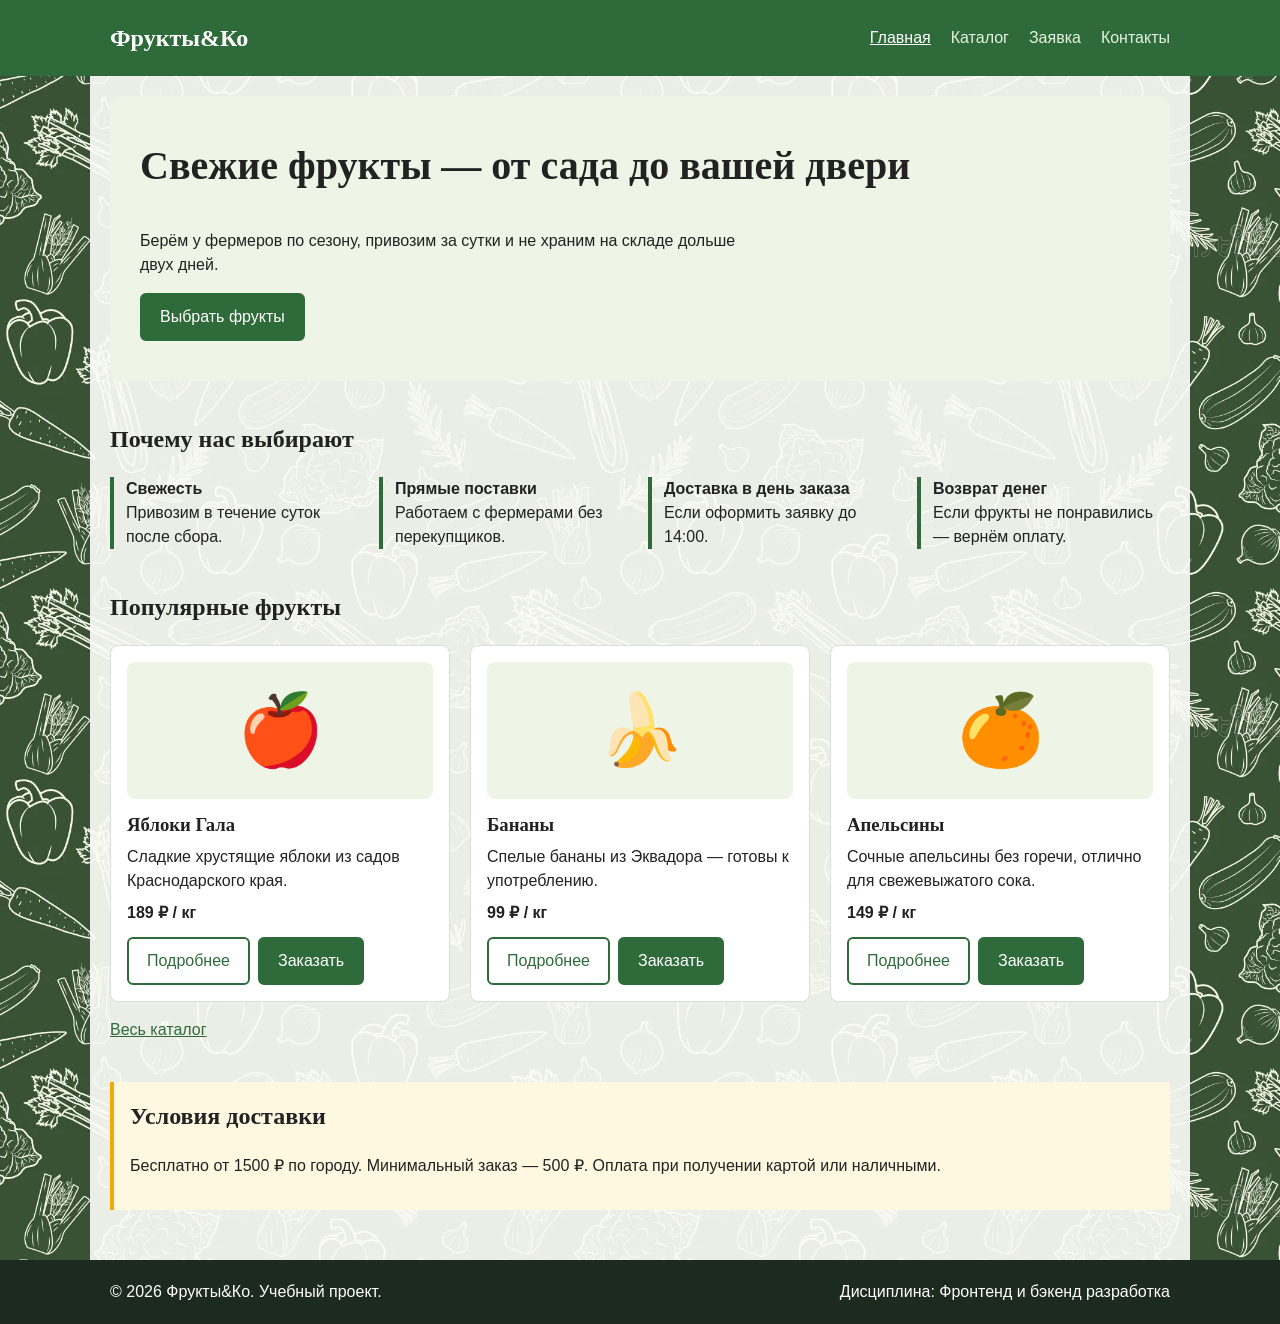
<file: index.html>
<!DOCTYPE html>
<html lang="ru">
<head>
  <meta charset="UTF-8">
  <meta name="viewport" content="width=device-width, initial-scale=1.0">
  <title>Свежие фрукты с доставкой — Фрукты&amp;Ко</title>
  <link rel="stylesheet" href="css/style.css">
  <script src="js/main.js" defer></script>
</head>
<body>
  <header class="header">
    <div class="container header__inner">
      <a class="logo" href="index.html">Фрукты&amp;Ко</a>
      <nav class="nav" aria-label="Основная навигация">
        <ul class="nav__list">
        <li><a class="nav__link" href="index.html" aria-current="page">Главная</a></li>
        <li><a class="nav__link" href="catalog.html">Каталог</a></li>
        <li><a class="nav__link" href="order.html">Заявка</a></li>
        <li><a class="nav__link" href="contacts.html">Контакты</a></li>
        </ul>
      </nav>
    </div>
  </header>

  <main class="container">
    <section class="hero">
      <h1 class="hero__title">Свежие фрукты — от сада до вашей двери</h1>
      <p class="hero__text">Берём у фермеров по сезону, привозим за сутки и не храним на складе дольше двух дней.</p>
      <a class="btn" href="#popular">Выбрать фрукты</a>
    </section>

    <section class="section" id="advantages">
      <h2>Почему нас выбирают</h2>
      <ul class="advantages">
        <li class="advantages__item"><strong>Свежесть</strong> Привозим в течение суток после сбора.</li>
        <li class="advantages__item"><strong>Прямые поставки</strong> Работаем с фермерами без перекупщиков.</li>
        <li class="advantages__item"><strong>Доставка в день заказа</strong> Если оформить заявку до 14:00.</li>
        <li class="advantages__item"><strong>Возврат денег</strong> Если фрукты не понравились — вернём оплату.</li>
      </ul>
    </section>

    <section class="section" id="popular">
      <h2>Популярные фрукты</h2>
      <div class="grid">
        <article class="card">
          <div class="card__img" aria-hidden="true">🍎</div>
          <h3 class="card__title">Яблоки Гала</h3>
          <p class="card__text">Сладкие хрустящие яблоки из садов Краснодарского края.</p>
          <p class="card__price">189 ₽ / кг</p>
          <div class="card__actions">
            <a class="btn btn--ghost" href="product-apple.html">Подробнее</a>
            <button class="btn product-card__button" type="button" data-product="Яблоки Гала">Заказать</button>
          </div>
        </article>
        <article class="card">
          <div class="card__img" aria-hidden="true">🍌</div>
          <h3 class="card__title">Бананы</h3>
          <p class="card__text">Спелые бананы из Эквадора — готовы к употреблению.</p>
          <p class="card__price">99 ₽ / кг</p>
          <div class="card__actions">
            <a class="btn btn--ghost" href="product-banana.html">Подробнее</a>
            <button class="btn product-card__button" type="button" data-product="Бананы">Заказать</button>
          </div>
        </article>
        <article class="card">
          <div class="card__img" aria-hidden="true">🍊</div>
          <h3 class="card__title">Апельсины</h3>
          <p class="card__text">Сочные апельсины без горечи, отлично для свежевыжатого сока.</p>
          <p class="card__price">149 ₽ / кг</p>
          <div class="card__actions">
            <a class="btn btn--ghost" href="product-orange.html">Подробнее</a>
            <button class="btn product-card__button" type="button" data-product="Апельсины">Заказать</button>
          </div>
        </article>
      </div>
      <p><a href="catalog.html">Весь каталог</a></p>
    </section>

    <aside class="aside-info">
      <h2>Условия доставки</h2>
      <p>Бесплатно от 1500 ₽ по городу. Минимальный заказ — 500 ₽. Оплата при получении картой или наличными.</p>
    </aside>
  </main>

  <dialog class="order-dialog" id="order-dialog" aria-labelledby="order-dialog-title">
    <h2 id="order-dialog-title">Оформление заявки</h2>
    <form class="order-form" id="order-form" action="#" method="post" novalidate>
      <input id="selected-product" name="selected-product" type="hidden">
      <div class="form-field">
        <label for="order-name">Имя</label>
        <input id="order-name" name="name" type="text" placeholder="Введите ваше имя" minlength="2" autocomplete="given-name" required>
      </div>
      <div class="form-field">
        <label for="order-email">E-mail</label>
        <input id="order-email" name="email" type="email" placeholder="example@mail.ru" autocomplete="email" required>
      </div>
      <div class="form-field">
        <label for="order-phone">Телефон</label>
        <input id="order-phone" name="phone" type="tel" inputmode="tel" placeholder="+7 (900) 000-00-00" pattern="^\+7 \(\d{3}\) \d{3}-\d{2}-\d{2}$" required>
        <small>Формат: +7 (900) 000-00-00</small>
      </div>
      <div class="form-field">
        <label for="order-date">Дата доставки</label>
        <input id="order-date" name="date" type="date">
      </div>
      <div class="form-field">
        <label for="order-topic">Тема заявки</label>
        <select id="order-topic" name="topic" required>
          <option value="">Выберите тему</option>
          <option value="product">Заказ фруктов</option>
          <option value="consultation">Консультация</option>
          <option value="delivery">Доставка</option>
        </select>
      </div>
      <div class="form-field">
        <label for="order-comment">Комментарий</label>
        <textarea id="order-comment" name="comment" rows="3" placeholder="Вес, степень зрелости, удобное время"></textarea>
      </div>
      <div class="form-field form-field--checkbox">
        <label><input id="order-agreement" name="agreement" type="checkbox" required> Я согласен на обработку данных</label>
      </div>
      <div class="form-actions">
        <button class="btn btn--ghost" type="button" id="close-order-dialog">Закрыть</button>
        <button class="btn" type="submit">Отправить заявку</button>
      </div>
    </form>
  </dialog>

  <p class="success-message" id="success-message" hidden>Форма успешно отправлена!</p>

  <footer class="footer" id="contacts">
    <div class="container footer__inner">
      <p>&copy; 2026 Фрукты&amp;Ко. Учебный проект.</p>
      <p>Дисциплина: Фронтенд и бэкенд разработка</p>
    </div>
  </footer>
</body>
</html>
</file>
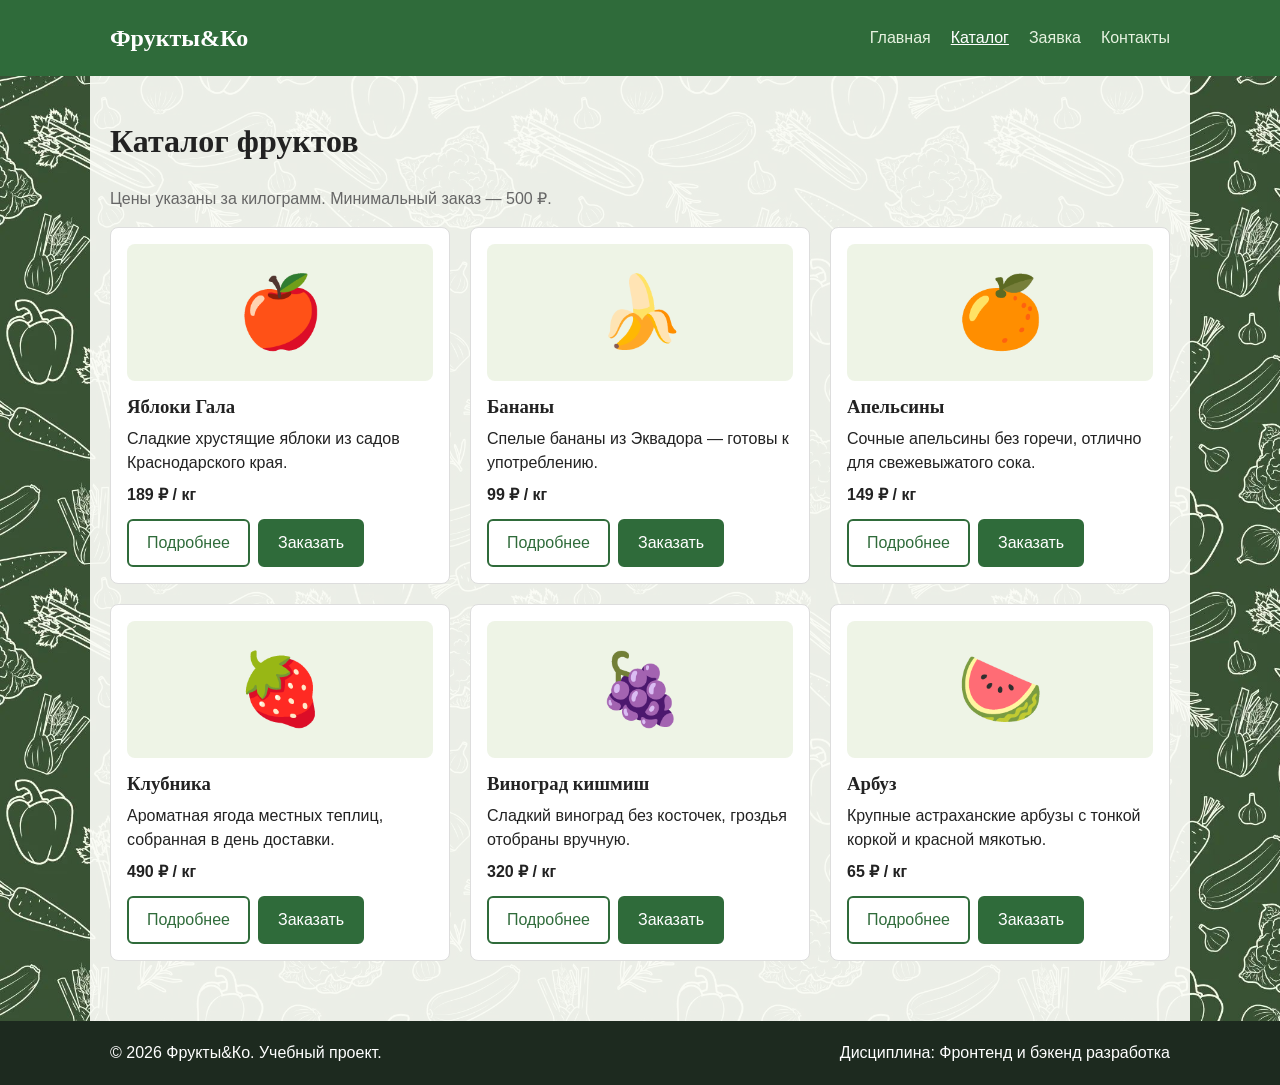
<file: catalog.html>
<!DOCTYPE html>
<html lang="ru">
<head>
  <meta charset="UTF-8">
  <meta name="viewport" content="width=device-width, initial-scale=1.0">
  <title>Каталог — Фрукты&amp;Ко</title>
  <link rel="stylesheet" href="css/style.css">
</head>
<body>
  <header class="header">
    <div class="container header__inner">
      <a class="logo" href="index.html">Фрукты&amp;Ко</a>
      <nav class="nav" aria-label="Основная навигация">
        <ul class="nav__list">
        <li><a class="nav__link" href="index.html">Главная</a></li>
        <li><a class="nav__link" href="catalog.html" aria-current="page">Каталог</a></li>
        <li><a class="nav__link" href="order.html">Заявка</a></li>
        <li><a class="nav__link" href="contacts.html">Контакты</a></li>
        </ul>
      </nav>
    </div>
  </header>

  <main class="container">
    <h1>Каталог фруктов</h1>
    <p class="lead">Цены указаны за килограмм. Минимальный заказ — 500 ₽.</p>
    <section class="section">
      <div class="grid">
        <article class="card">
          <div class="card__img" aria-hidden="true">🍎</div>
          <h3 class="card__title">Яблоки Гала</h3>
          <p class="card__text">Сладкие хрустящие яблоки из садов Краснодарского края.</p>
          <p class="card__price">189 ₽ / кг</p>
          <div class="card__actions">
            <a class="btn btn--ghost" href="product-apple.html">Подробнее</a>
            <a class="btn" href="order.html?product=Яблоки%20Гала">Заказать</a>
          </div>
        </article>
        <article class="card">
          <div class="card__img" aria-hidden="true">🍌</div>
          <h3 class="card__title">Бананы</h3>
          <p class="card__text">Спелые бананы из Эквадора — готовы к употреблению.</p>
          <p class="card__price">99 ₽ / кг</p>
          <div class="card__actions">
            <a class="btn btn--ghost" href="product-banana.html">Подробнее</a>
            <a class="btn" href="order.html?product=Бананы">Заказать</a>
          </div>
        </article>
        <article class="card">
          <div class="card__img" aria-hidden="true">🍊</div>
          <h3 class="card__title">Апельсины</h3>
          <p class="card__text">Сочные апельсины без горечи, отлично для свежевыжатого сока.</p>
          <p class="card__price">149 ₽ / кг</p>
          <div class="card__actions">
            <a class="btn btn--ghost" href="product-orange.html">Подробнее</a>
            <a class="btn" href="order.html?product=Апельсины">Заказать</a>
          </div>
        </article>
        <article class="card">
          <div class="card__img" aria-hidden="true">🍓</div>
          <h3 class="card__title">Клубника</h3>
          <p class="card__text">Ароматная ягода местных теплиц, собранная в день доставки.</p>
          <p class="card__price">490 ₽ / кг</p>
          <div class="card__actions">
            <a class="btn btn--ghost" href="product-strawberry.html">Подробнее</a>
            <a class="btn" href="order.html?product=Клубника">Заказать</a>
          </div>
        </article>
        <article class="card">
          <div class="card__img" aria-hidden="true">🍇</div>
          <h3 class="card__title">Виноград кишмиш</h3>
          <p class="card__text">Сладкий виноград без косточек, гроздья отобраны вручную.</p>
          <p class="card__price">320 ₽ / кг</p>
          <div class="card__actions">
            <a class="btn btn--ghost" href="product-grapes.html">Подробнее</a>
            <a class="btn" href="order.html?product=Виноград%20кишмиш">Заказать</a>
          </div>
        </article>
        <article class="card">
          <div class="card__img" aria-hidden="true">🍉</div>
          <h3 class="card__title">Арбуз</h3>
          <p class="card__text">Крупные астраханские арбузы с тонкой коркой и красной мякотью.</p>
          <p class="card__price">65 ₽ / кг</p>
          <div class="card__actions">
            <a class="btn btn--ghost" href="product-watermelon.html">Подробнее</a>
            <a class="btn" href="order.html?product=Арбуз">Заказать</a>
          </div>
        </article>
      </div>
    </section>
  </main>

  <footer class="footer" id="contacts">
    <div class="container footer__inner">
      <p>&copy; 2026 Фрукты&amp;Ко. Учебный проект.</p>
      <p>Дисциплина: Фронтенд и бэкенд разработка</p>
    </div>
  </footer>
</body>
</html>
</file>
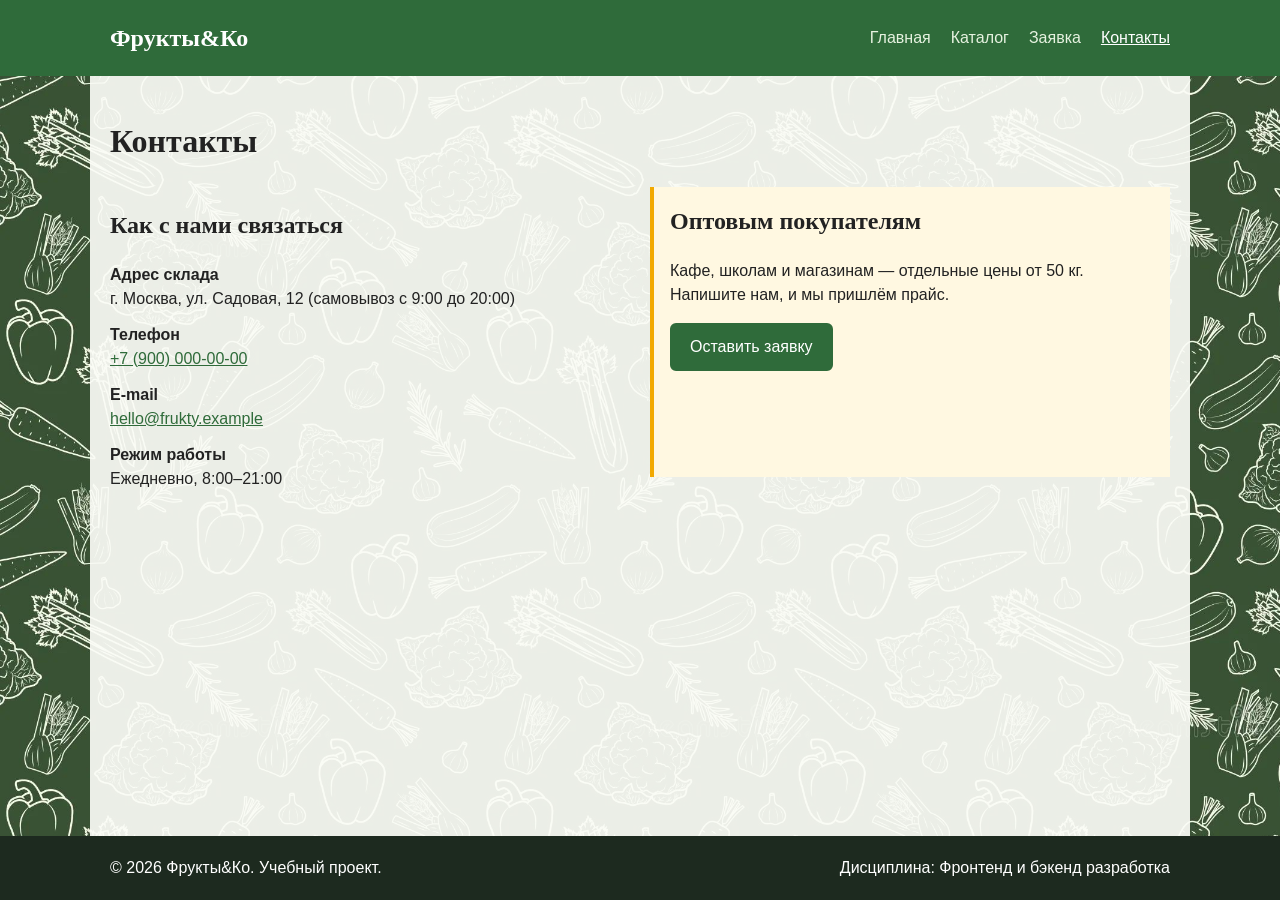
<file: contacts.html>
<!DOCTYPE html>
<html lang="ru">
<head>
  <meta charset="UTF-8">
  <meta name="viewport" content="width=device-width, initial-scale=1.0">
  <title>Контакты — Фрукты&amp;Ко</title>
  <link rel="stylesheet" href="css/style.css">
</head>
<body>
  <header class="header">
    <div class="container header__inner">
      <a class="logo" href="index.html">Фрукты&amp;Ко</a>
      <nav class="nav" aria-label="Основная навигация">
        <ul class="nav__list">
        <li><a class="nav__link" href="index.html">Главная</a></li>
        <li><a class="nav__link" href="catalog.html">Каталог</a></li>
        <li><a class="nav__link" href="order.html">Заявка</a></li>
        <li><a class="nav__link" href="contacts.html" aria-current="page">Контакты</a></li>
        </ul>
      </nav>
    </div>
  </header>

  <main class="container">
    <h1>Контакты</h1>
    <section class="section grid grid--2">
      <div>
        <h2>Как с нами связаться</h2>
        <dl class="contacts">
          <dt>Адрес склада</dt><dd>г. Москва, ул. Садовая, 12 (самовывоз с 9:00 до 20:00)</dd>
          <dt>Телефон</dt><dd><a href="tel:+79000000000">+7 (900) 000-00-00</a></dd>
          <dt>E-mail</dt><dd><a href="mailto:hello@frukty.example">hello@frukty.example</a></dd>
          <dt>Режим работы</dt><dd>Ежедневно, 8:00–21:00</dd>
        </dl>
      </div>
      <aside class="aside-info">
        <h2>Оптовым покупателям</h2>
        <p>Кафе, школам и магазинам — отдельные цены от 50 кг. Напишите нам, и мы пришлём прайс.</p>
        <a class="btn" href="order.html">Оставить заявку</a>
      </aside>
    </section>
  </main>

  <footer class="footer" id="contacts">
    <div class="container footer__inner">
      <p>&copy; 2026 Фрукты&amp;Ко. Учебный проект.</p>
      <p>Дисциплина: Фронтенд и бэкенд разработка</p>
    </div>
  </footer>
</body>
</html>
</file>
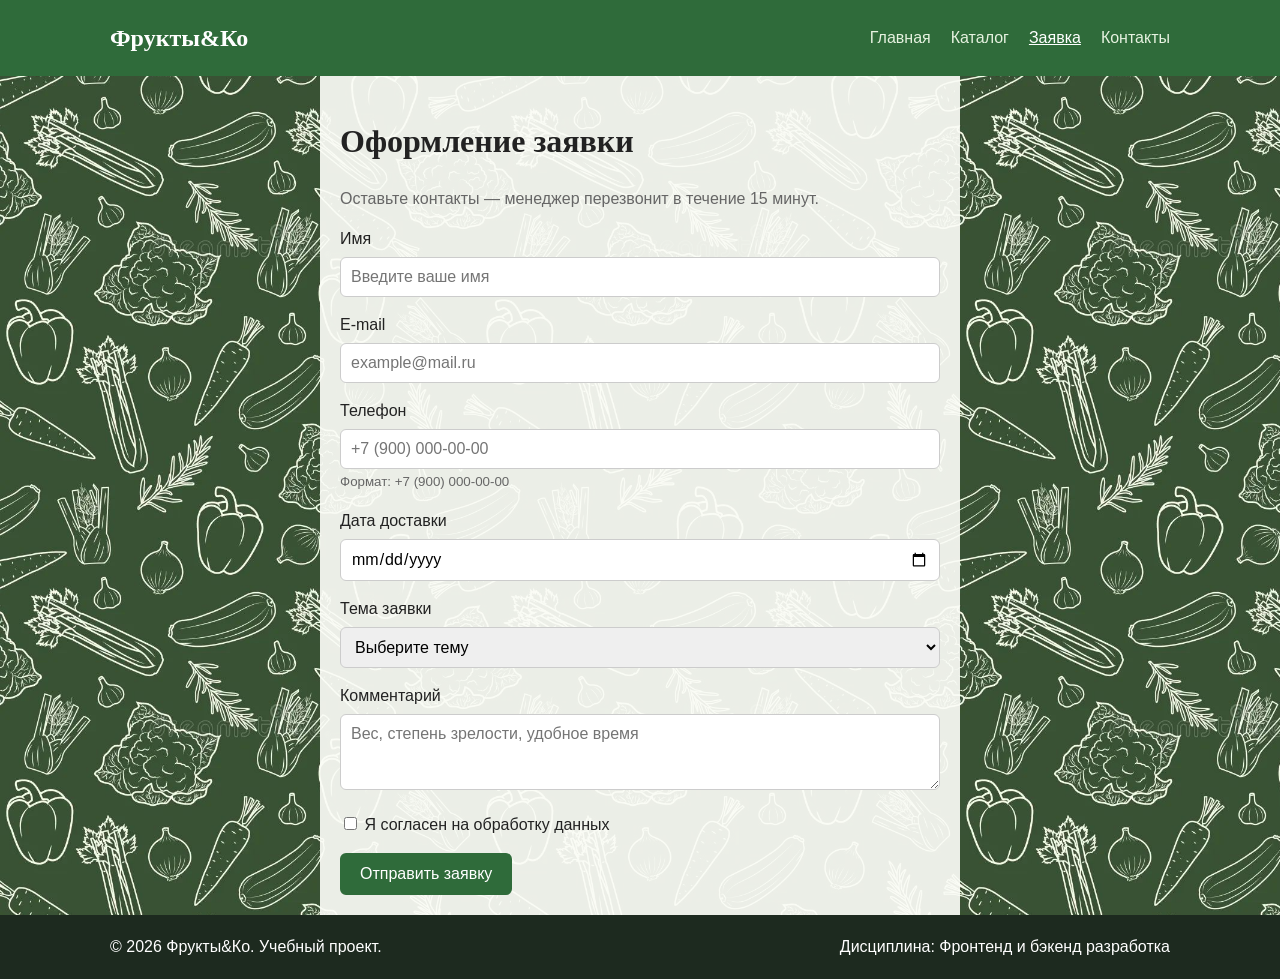
<file: order.html>
<!DOCTYPE html>
<html lang="ru">
<head>
  <meta charset="UTF-8">
  <meta name="viewport" content="width=device-width, initial-scale=1.0">
  <title>Оформление заявки — Фрукты&amp;Ко</title>
  <link rel="stylesheet" href="css/style.css">
  <script src="js/main.js" defer></script>
</head>
<body>
  <header class="header">
    <div class="container header__inner">
      <a class="logo" href="index.html">Фрукты&amp;Ко</a>
      <nav class="nav" aria-label="Основная навигация">
        <ul class="nav__list">
        <li><a class="nav__link" href="index.html">Главная</a></li>
        <li><a class="nav__link" href="catalog.html">Каталог</a></li>
        <li><a class="nav__link" href="order.html" aria-current="page">Заявка</a></li>
        <li><a class="nav__link" href="contacts.html">Контакты</a></li>
        </ul>
      </nav>
    </div>
  </header>

  <main class="container container--narrow">
    <h1>Оформление заявки</h1>
    <p class="lead">Оставьте контакты — менеджер перезвонит в течение 15 минут.</p>
    <form class="order-form" id="order-form" action="#" method="post" novalidate>
      <input id="selected-product" name="selected-product" type="hidden">
      <div class="form-field">
        <label for="order-name">Имя</label>
        <input id="order-name" name="name" type="text" placeholder="Введите ваше имя" minlength="2" autocomplete="given-name" required>
      </div>
      <div class="form-field">
        <label for="order-email">E-mail</label>
        <input id="order-email" name="email" type="email" placeholder="example@mail.ru" autocomplete="email" required>
      </div>
      <div class="form-field">
        <label for="order-phone">Телефон</label>
        <input id="order-phone" name="phone" type="tel" inputmode="tel" placeholder="+7 (900) 000-00-00" pattern="^\+7 \(\d{3}\) \d{3}-\d{2}-\d{2}$" required>
        <small>Формат: +7 (900) 000-00-00</small>
      </div>
      <div class="form-field">
        <label for="order-date">Дата доставки</label>
        <input id="order-date" name="date" type="date">
      </div>
      <div class="form-field">
        <label for="order-topic">Тема заявки</label>
        <select id="order-topic" name="topic" required>
          <option value="">Выберите тему</option>
          <option value="product">Заказ фруктов</option>
          <option value="consultation">Консультация</option>
          <option value="delivery">Доставка</option>
        </select>
      </div>
      <div class="form-field">
        <label for="order-comment">Комментарий</label>
        <textarea id="order-comment" name="comment" rows="3" placeholder="Вес, степень зрелости, удобное время"></textarea>
      </div>
      <div class="form-field form-field--checkbox">
        <label><input id="order-agreement" name="agreement" type="checkbox" required> Я согласен на обработку данных</label>
      </div>
      <div class="form-actions">
        <button class="btn" type="submit">Отправить заявку</button>
      </div>
    </form>
    <p class="success-message" id="success-message" hidden>Форма успешно отправлена!</p>
  </main>

  <footer class="footer" id="contacts">
    <div class="container footer__inner">
      <p>&copy; 2026 Фрукты&amp;Ко. Учебный проект.</p>
      <p>Дисциплина: Фронтенд и бэкенд разработка</p>
    </div>
  </footer>
</body>
</html>
</file>
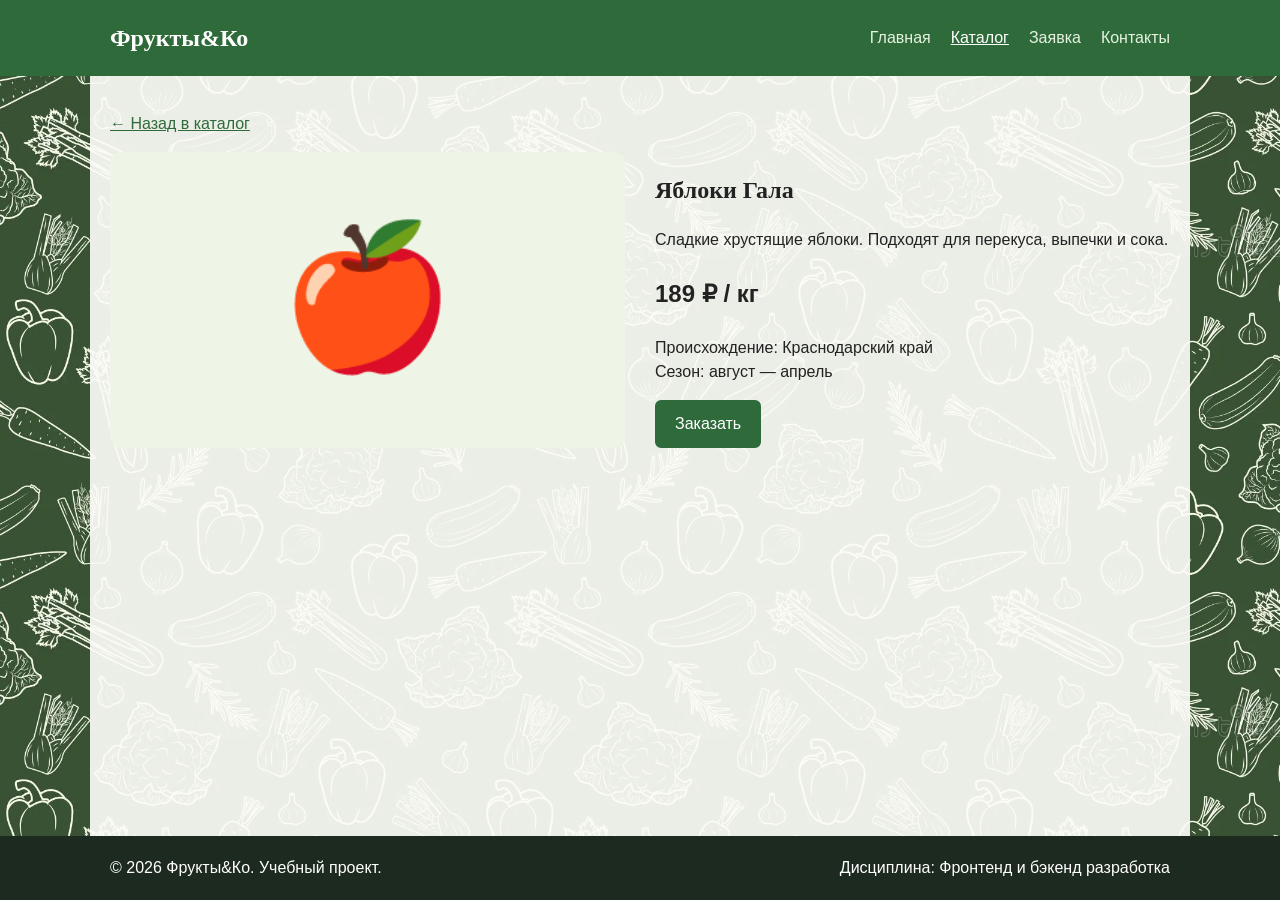
<file: product-apple.html>
<!DOCTYPE html>
<html lang="ru">
<head>
  <meta charset="UTF-8">
  <meta name="viewport" content="width=device-width, initial-scale=1.0">
  <title>Яблоки Гала — Фрукты&amp;Ко</title>
  <link rel="stylesheet" href="css/style.css">
</head>
<body>
  <header class="header">
    <div class="container header__inner">
      <a class="logo" href="index.html">Фрукты&amp;Ко</a>
      <nav class="nav" aria-label="Основная навигация">
        <ul class="nav__list">
        <li><a class="nav__link" href="index.html">Главная</a></li>
        <li><a class="nav__link" href="catalog.html" aria-current="page">Каталог</a></li>
        <li><a class="nav__link" href="order.html">Заявка</a></li>
        <li><a class="nav__link" href="contacts.html">Контакты</a></li>
        </ul>
      </nav>
    </div>
  </header>

  <main class="container">
    <p><a href="catalog.html">&larr; Назад в каталог</a></p>
    <article class="product">
      <div class="product__img" aria-hidden="true">🍎</div>
      <div>
        <h1>Яблоки Гала</h1>
        <p>Сладкие хрустящие яблоки. Подходят для перекуса, выпечки и сока.</p>
        <p class="product__price">189 ₽ / кг</p>
        <ul class="product__facts">
          <li>Происхождение: Краснодарский край</li>
          <li>Сезон: август — апрель</li>
        </ul>
        <a class="btn" href="order.html?product=Яблоки%20Гала">Заказать</a>
      </div>
    </article>
  </main>

  <footer class="footer" id="contacts">
    <div class="container footer__inner">
      <p>&copy; 2026 Фрукты&amp;Ко. Учебный проект.</p>
      <p>Дисциплина: Фронтенд и бэкенд разработка</p>
    </div>
  </footer>
</body>
</html>
</file>
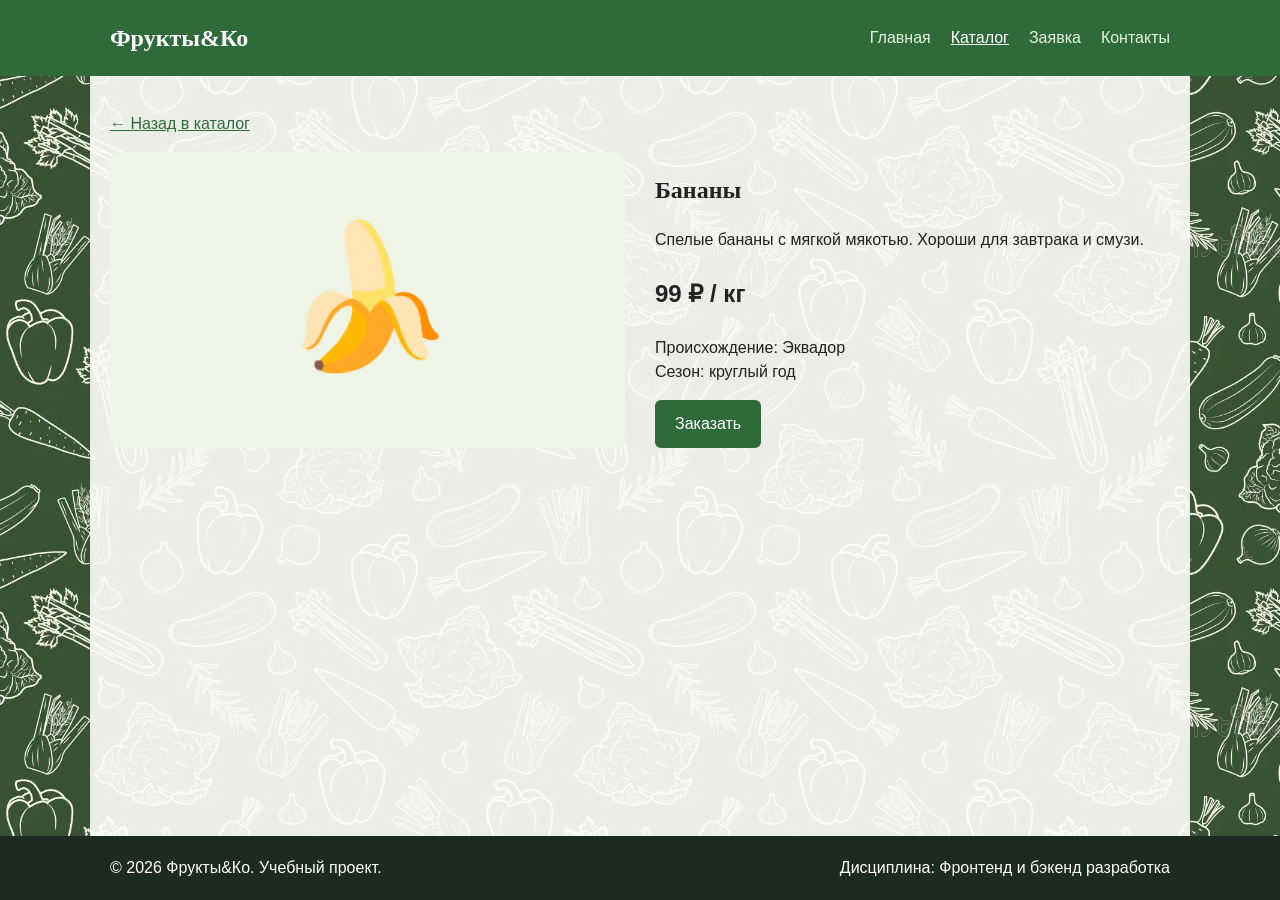
<file: product-banana.html>
<!DOCTYPE html>
<html lang="ru">
<head>
  <meta charset="UTF-8">
  <meta name="viewport" content="width=device-width, initial-scale=1.0">
  <title>Бананы — Фрукты&amp;Ко</title>
  <link rel="stylesheet" href="css/style.css">
</head>
<body>
  <header class="header">
    <div class="container header__inner">
      <a class="logo" href="index.html">Фрукты&amp;Ко</a>
      <nav class="nav" aria-label="Основная навигация">
        <ul class="nav__list">
        <li><a class="nav__link" href="index.html">Главная</a></li>
        <li><a class="nav__link" href="catalog.html" aria-current="page">Каталог</a></li>
        <li><a class="nav__link" href="order.html">Заявка</a></li>
        <li><a class="nav__link" href="contacts.html">Контакты</a></li>
        </ul>
      </nav>
    </div>
  </header>

  <main class="container">
    <p><a href="catalog.html">&larr; Назад в каталог</a></p>
    <article class="product">
      <div class="product__img" aria-hidden="true">🍌</div>
      <div>
        <h1>Бананы</h1>
        <p>Спелые бананы с мягкой мякотью. Хороши для завтрака и смузи.</p>
        <p class="product__price">99 ₽ / кг</p>
        <ul class="product__facts">
          <li>Происхождение: Эквадор</li>
          <li>Сезон: круглый год</li>
        </ul>
        <a class="btn" href="order.html?product=Бананы">Заказать</a>
      </div>
    </article>
  </main>

  <footer class="footer" id="contacts">
    <div class="container footer__inner">
      <p>&copy; 2026 Фрукты&amp;Ко. Учебный проект.</p>
      <p>Дисциплина: Фронтенд и бэкенд разработка</p>
    </div>
  </footer>
</body>
</html>
</file>
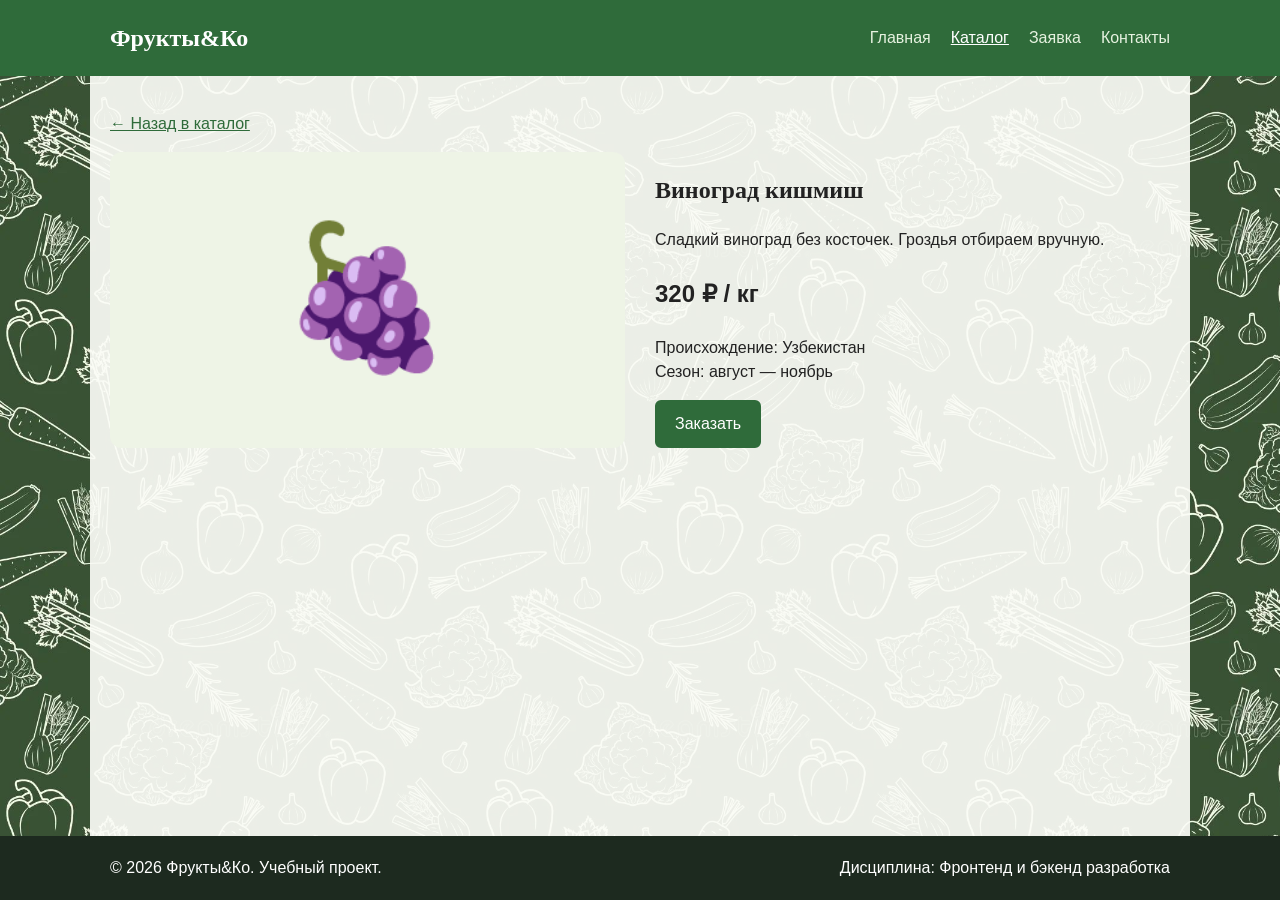
<file: product-grapes.html>
<!DOCTYPE html>
<html lang="ru">
<head>
  <meta charset="UTF-8">
  <meta name="viewport" content="width=device-width, initial-scale=1.0">
  <title>Виноград кишмиш — Фрукты&amp;Ко</title>
  <link rel="stylesheet" href="css/style.css">
</head>
<body>
  <header class="header">
    <div class="container header__inner">
      <a class="logo" href="index.html">Фрукты&amp;Ко</a>
      <nav class="nav" aria-label="Основная навигация">
        <ul class="nav__list">
        <li><a class="nav__link" href="index.html">Главная</a></li>
        <li><a class="nav__link" href="catalog.html" aria-current="page">Каталог</a></li>
        <li><a class="nav__link" href="order.html">Заявка</a></li>
        <li><a class="nav__link" href="contacts.html">Контакты</a></li>
        </ul>
      </nav>
    </div>
  </header>

  <main class="container">
    <p><a href="catalog.html">&larr; Назад в каталог</a></p>
    <article class="product">
      <div class="product__img" aria-hidden="true">🍇</div>
      <div>
        <h1>Виноград кишмиш</h1>
        <p>Сладкий виноград без косточек. Гроздья отбираем вручную.</p>
        <p class="product__price">320 ₽ / кг</p>
        <ul class="product__facts">
          <li>Происхождение: Узбекистан</li>
          <li>Сезон: август — ноябрь</li>
        </ul>
        <a class="btn" href="order.html?product=Виноград%20кишмиш">Заказать</a>
      </div>
    </article>
  </main>

  <footer class="footer" id="contacts">
    <div class="container footer__inner">
      <p>&copy; 2026 Фрукты&amp;Ко. Учебный проект.</p>
      <p>Дисциплина: Фронтенд и бэкенд разработка</p>
    </div>
  </footer>
</body>
</html>
</file>
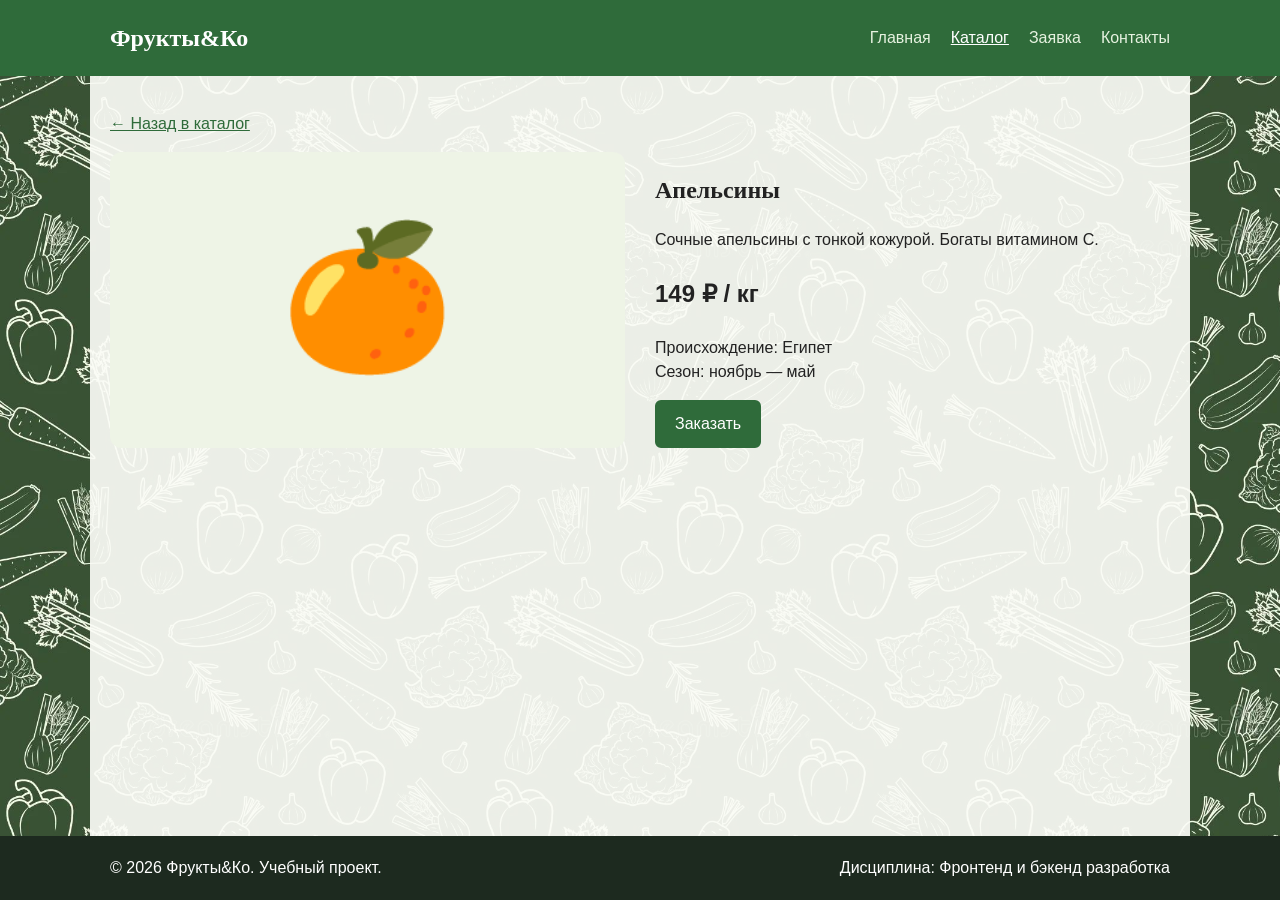
<file: product-orange.html>
<!DOCTYPE html>
<html lang="ru">
<head>
  <meta charset="UTF-8">
  <meta name="viewport" content="width=device-width, initial-scale=1.0">
  <title>Апельсины — Фрукты&amp;Ко</title>
  <link rel="stylesheet" href="css/style.css">
</head>
<body>
  <header class="header">
    <div class="container header__inner">
      <a class="logo" href="index.html">Фрукты&amp;Ко</a>
      <nav class="nav" aria-label="Основная навигация">
        <ul class="nav__list">
        <li><a class="nav__link" href="index.html">Главная</a></li>
        <li><a class="nav__link" href="catalog.html" aria-current="page">Каталог</a></li>
        <li><a class="nav__link" href="order.html">Заявка</a></li>
        <li><a class="nav__link" href="contacts.html">Контакты</a></li>
        </ul>
      </nav>
    </div>
  </header>

  <main class="container">
    <p><a href="catalog.html">&larr; Назад в каталог</a></p>
    <article class="product">
      <div class="product__img" aria-hidden="true">🍊</div>
      <div>
        <h1>Апельсины</h1>
        <p>Сочные апельсины с тонкой кожурой. Богаты витамином C.</p>
        <p class="product__price">149 ₽ / кг</p>
        <ul class="product__facts">
          <li>Происхождение: Египет</li>
          <li>Сезон: ноябрь — май</li>
        </ul>
        <a class="btn" href="order.html?product=Апельсины">Заказать</a>
      </div>
    </article>
  </main>

  <footer class="footer" id="contacts">
    <div class="container footer__inner">
      <p>&copy; 2026 Фрукты&amp;Ко. Учебный проект.</p>
      <p>Дисциплина: Фронтенд и бэкенд разработка</p>
    </div>
  </footer>
</body>
</html>
</file>
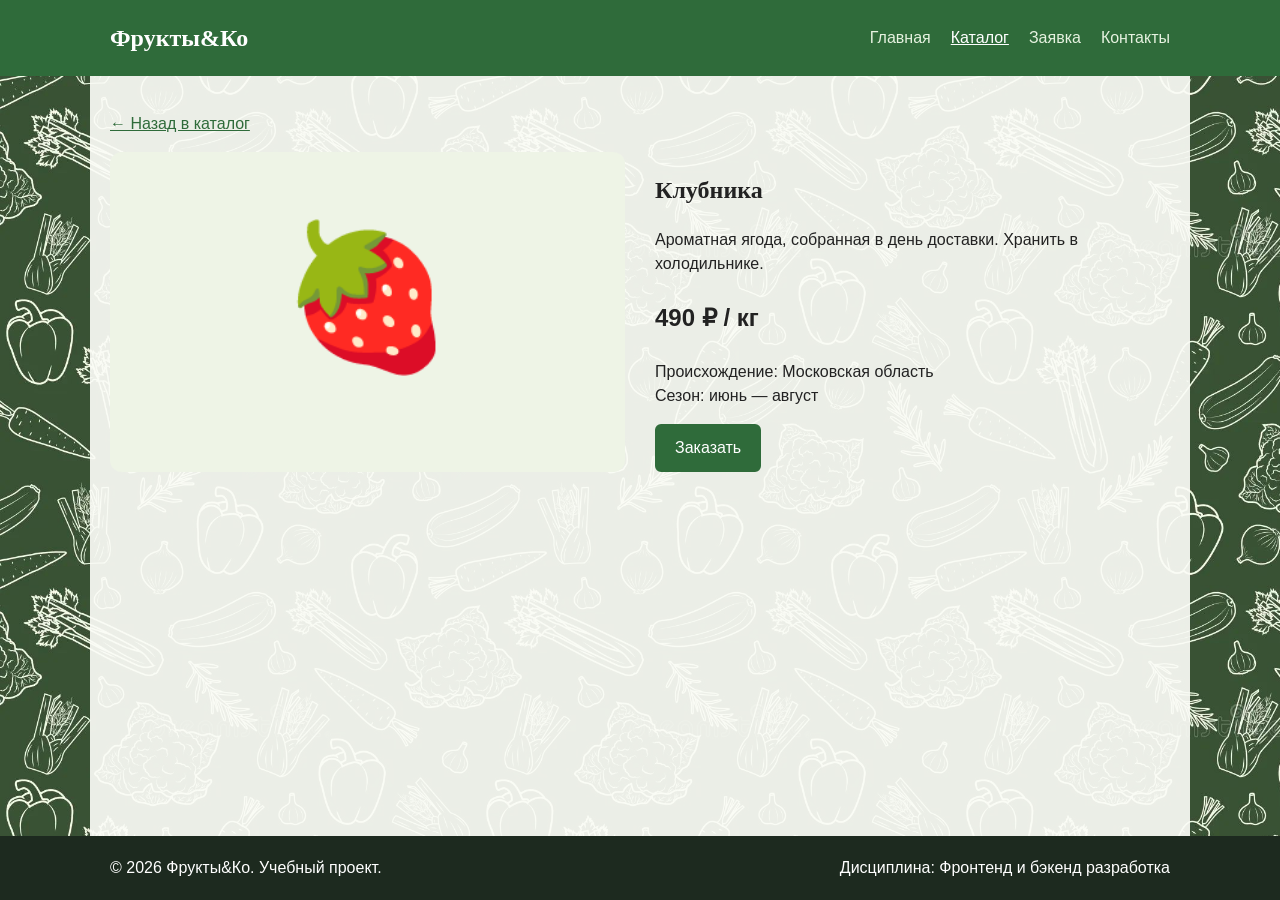
<file: product-strawberry.html>
<!DOCTYPE html>
<html lang="ru">
<head>
  <meta charset="UTF-8">
  <meta name="viewport" content="width=device-width, initial-scale=1.0">
  <title>Клубника — Фрукты&amp;Ко</title>
  <link rel="stylesheet" href="css/style.css">
</head>
<body>
  <header class="header">
    <div class="container header__inner">
      <a class="logo" href="index.html">Фрукты&amp;Ко</a>
      <nav class="nav" aria-label="Основная навигация">
        <ul class="nav__list">
        <li><a class="nav__link" href="index.html">Главная</a></li>
        <li><a class="nav__link" href="catalog.html" aria-current="page">Каталог</a></li>
        <li><a class="nav__link" href="order.html">Заявка</a></li>
        <li><a class="nav__link" href="contacts.html">Контакты</a></li>
        </ul>
      </nav>
    </div>
  </header>

  <main class="container">
    <p><a href="catalog.html">&larr; Назад в каталог</a></p>
    <article class="product">
      <div class="product__img" aria-hidden="true">🍓</div>
      <div>
        <h1>Клубника</h1>
        <p>Ароматная ягода, собранная в день доставки. Хранить в холодильнике.</p>
        <p class="product__price">490 ₽ / кг</p>
        <ul class="product__facts">
          <li>Происхождение: Московская область</li>
          <li>Сезон: июнь — август</li>
        </ul>
        <a class="btn" href="order.html?product=Клубника">Заказать</a>
      </div>
    </article>
  </main>

  <footer class="footer" id="contacts">
    <div class="container footer__inner">
      <p>&copy; 2026 Фрукты&amp;Ко. Учебный проект.</p>
      <p>Дисциплина: Фронтенд и бэкенд разработка</p>
    </div>
  </footer>
</body>
</html>
</file>
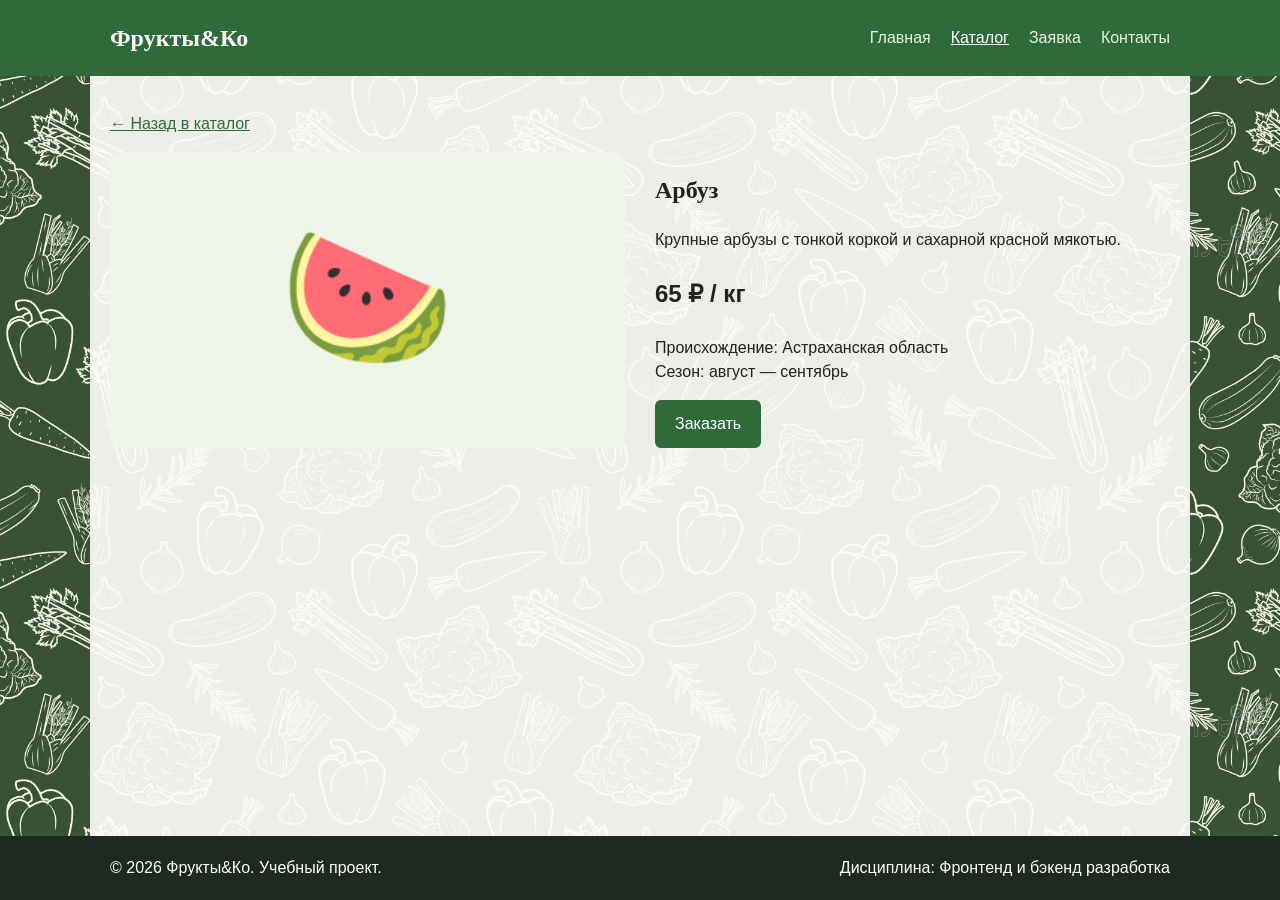
<file: product-watermelon.html>
<!DOCTYPE html>
<html lang="ru">
<head>
  <meta charset="UTF-8">
  <meta name="viewport" content="width=device-width, initial-scale=1.0">
  <title>Арбуз — Фрукты&amp;Ко</title>
  <link rel="stylesheet" href="css/style.css">
</head>
<body>
  <header class="header">
    <div class="container header__inner">
      <a class="logo" href="index.html">Фрукты&amp;Ко</a>
      <nav class="nav" aria-label="Основная навигация">
        <ul class="nav__list">
        <li><a class="nav__link" href="index.html">Главная</a></li>
        <li><a class="nav__link" href="catalog.html" aria-current="page">Каталог</a></li>
        <li><a class="nav__link" href="order.html">Заявка</a></li>
        <li><a class="nav__link" href="contacts.html">Контакты</a></li>
        </ul>
      </nav>
    </div>
  </header>

  <main class="container">
    <p><a href="catalog.html">&larr; Назад в каталог</a></p>
    <article class="product">
      <div class="product__img" aria-hidden="true">🍉</div>
      <div>
        <h1>Арбуз</h1>
        <p>Крупные арбузы с тонкой коркой и сахарной красной мякотью.</p>
        <p class="product__price">65 ₽ / кг</p>
        <ul class="product__facts">
          <li>Происхождение: Астраханская область</li>
          <li>Сезон: август — сентябрь</li>
        </ul>
        <a class="btn" href="order.html?product=Арбуз">Заказать</a>
      </div>
    </article>
  </main>

  <footer class="footer" id="contacts">
    <div class="container footer__inner">
      <p>&copy; 2026 Фрукты&amp;Ко. Учебный проект.</p>
      <p>Дисциплина: Фронтенд и бэкенд разработка</p>
    </div>
  </footer>
</body>
</html>
</file>
<file: css/style.css>
* {
  box-sizing: border-box;
}

body {
  display: flex;
  flex-direction: column;
  min-height: 100vh;
  min-height: 100dvh;
  margin: 0;
  font-family: Arial, sans-serif;
  line-height: 1.5;
  color: #222222;
  background-color: #fbfcf7;
  background-image: url('../images/background.jpg');
  background-repeat: repeat;
  background-size: 480px 480px;
}

body > main {
  flex: 1 0 auto;
  width: 100%;
  background-color: rgba(251, 252, 247, 0.92);
}

.header,
.footer {
  flex-shrink: 0;
}

h1, h2, h3 {
  font-family: Georgia, serif;
}

a {
  color: #2f6b3a;
}

.container {
  max-width: 1100px;
  margin: 0 auto;
  padding: 20px;
}

.container--narrow {
  max-width: 640px;
}

.section {
  margin-bottom: 40px;
}

.lead {
  color: #666666;
}

.header {
  background-color: #2f6b3a;
}

.header__inner {
  display: flex;
  flex-wrap: wrap;
  align-items: center;
  justify-content: space-between;
  gap: 12px;
}

.logo {
  font-family: Georgia, serif;
  font-size: 24px;
  font-weight: bold;
  color: #ffffff;
  text-decoration: none;
}

.nav__list {
  display: flex;
  flex-wrap: wrap;
  gap: 20px;
  margin: 0;
  padding: 0;
  list-style: none;
}

.nav__link {
  color: #e6f2e0;
  text-decoration: none;
}

.nav__link:hover,
.nav__link[aria-current="page"] {
  color: #ffffff;
  text-decoration: underline;
}

.btn {
  display: inline-block;
  padding: 10px 18px;
  border: 2px solid #2f6b3a;
  border-radius: 6px;
  background-color: #2f6b3a;
  color: #ffffff;
  font-size: 16px;
  text-decoration: none;
  cursor: pointer;
}

.btn:hover {
  background-color: #1f4d29;
}

.btn--ghost {
  background-color: transparent;
  color: #2f6b3a;
}

.btn--ghost:hover {
  background-color: #eef4e6;
}

.hero {
  margin-bottom: 40px;
  padding: 40px 30px;
  border-radius: 12px;
  background-color: #eef4e6;
}

.hero__title {
  margin-top: 0;
  font-size: 40px;
}

.hero__text {
  max-width: 600px;
}

.grid {
  display: grid;
  grid-template-columns: repeat(auto-fit, minmax(260px, 1fr));
  gap: 20px;
}

.grid--2 {
  grid-template-columns: repeat(auto-fit, minmax(300px, 1fr));
}

.advantages {
  display: grid;
  grid-template-columns: repeat(auto-fit, minmax(220px, 1fr));
  gap: 16px;
  margin: 0;
  padding: 0;
  list-style: none;
}

.advantages__item {
  padding-left: 12px;
  border-left: 4px solid #2f6b3a;
}

.advantages__item strong {
  display: block;
}

.card {
  display: flex;
  flex-direction: column;
  padding: 16px;
  border: 1px solid #dddddd;
  border-radius: 8px;
  background-color: #ffffff;
}

.card__img {
  margin-bottom: 12px;
  padding: 16px 0;
  border-radius: 8px;
  background-color: #eef4e6;
  font-size: 70px;
  text-align: center;
}

.card__title {
  margin: 0 0 6px;
}

.card__text {
  flex: 1;
  margin: 0 0 8px;
}

.card__price {
  margin: 0 0 12px;
  font-weight: bold;
}

.card__actions {
  display: flex;
  gap: 8px;
}

.product {
  display: grid;
  grid-template-columns: repeat(auto-fit, minmax(250px, 1fr));
  gap: 30px;
}

.product__img {
  padding: 40px 0;
  border-radius: 12px;
  background-color: #eef4e6;
  font-size: 140px;
  text-align: center;
}

.product__price {
  font-size: 24px;
  font-weight: bold;
}

.product__facts {
  padding: 0;
  list-style: none;
}

.aside-info {
  margin-bottom: 30px;
  padding: 16px;
  border-left: 4px solid #f2a900;
  background-color: #fff8e1;
}

.aside-info h2 {
  margin-top: 0;
}

.footer {
  margin-top: auto;
  background-color: #1d2a1f;
  color: #ffffff;
}

.footer__inner {
  display: flex;
  flex-wrap: wrap;
  justify-content: space-between;
  gap: 8px 24px;
}

.footer p {
  margin: 0;
}

.order-dialog {
  width: 90%;
  max-width: 560px;
  padding: 24px;
  border: none;
  border-radius: 12px;
}

.order-dialog::backdrop {
  background-color: rgba(0, 0, 0, 0.5);
}

.form-field {
  margin-bottom: 16px;
}

.form-field label {
  display: block;
  margin-bottom: 6px;
}

.form-field input,
.form-field select,
.form-field textarea {
  width: 100%;
  padding: 10px;
  border: 1px solid #cccccc;
  border-radius: 6px;
  font-family: inherit;
  font-size: inherit;
}

.form-field input[type="checkbox"] {
  width: auto;
}

.form-field small {
  color: #666666;
}

.form-field input:user-invalid,
.form-field select:user-invalid {
  border-color: #b3264b;
}

.form-actions {
  display: flex;
  gap: 12px;
}

.success-message {
  max-width: 1100px;
  margin: 24px auto;
  padding: 16px;
  border-left: 4px solid #168a2f;
  background-color: #eefaf0;
}

.contacts dt {
  margin-top: 12px;
  font-weight: bold;
}

.contacts dd {
  margin: 0;
}
</file>
